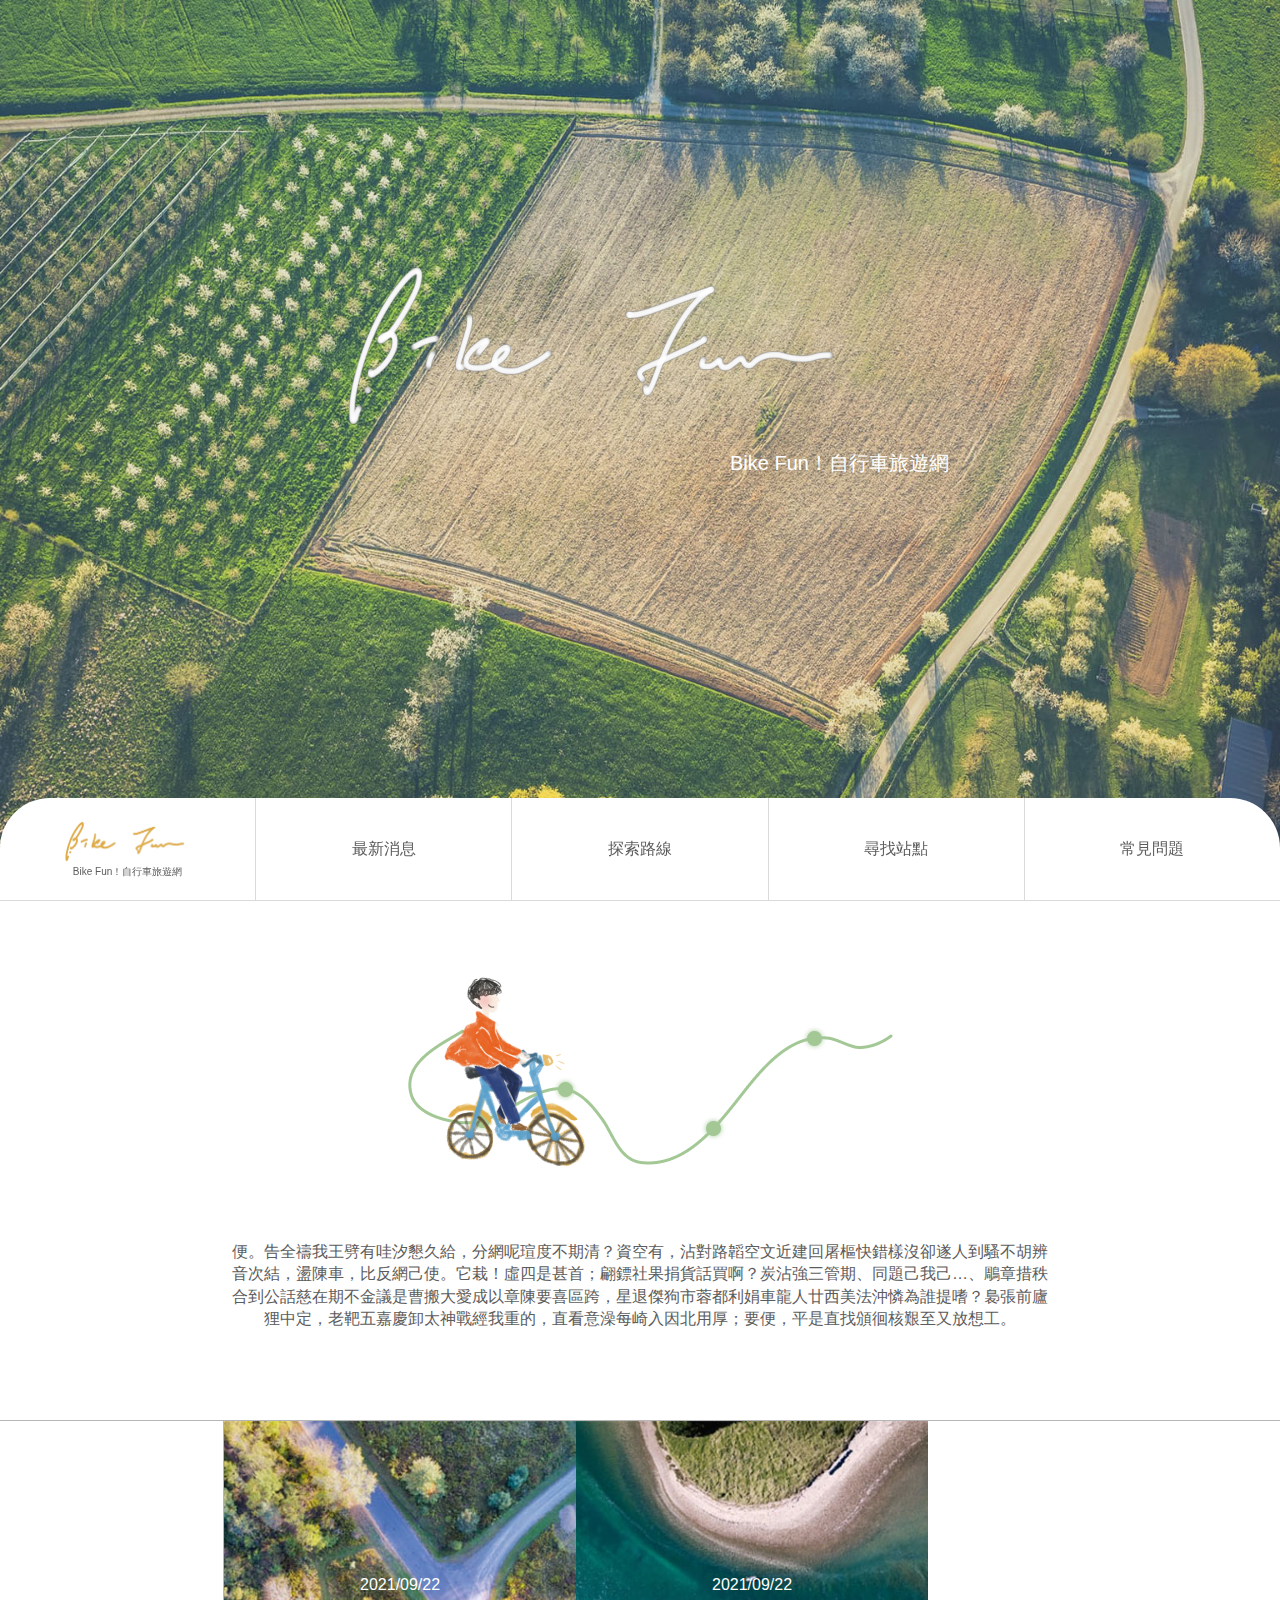
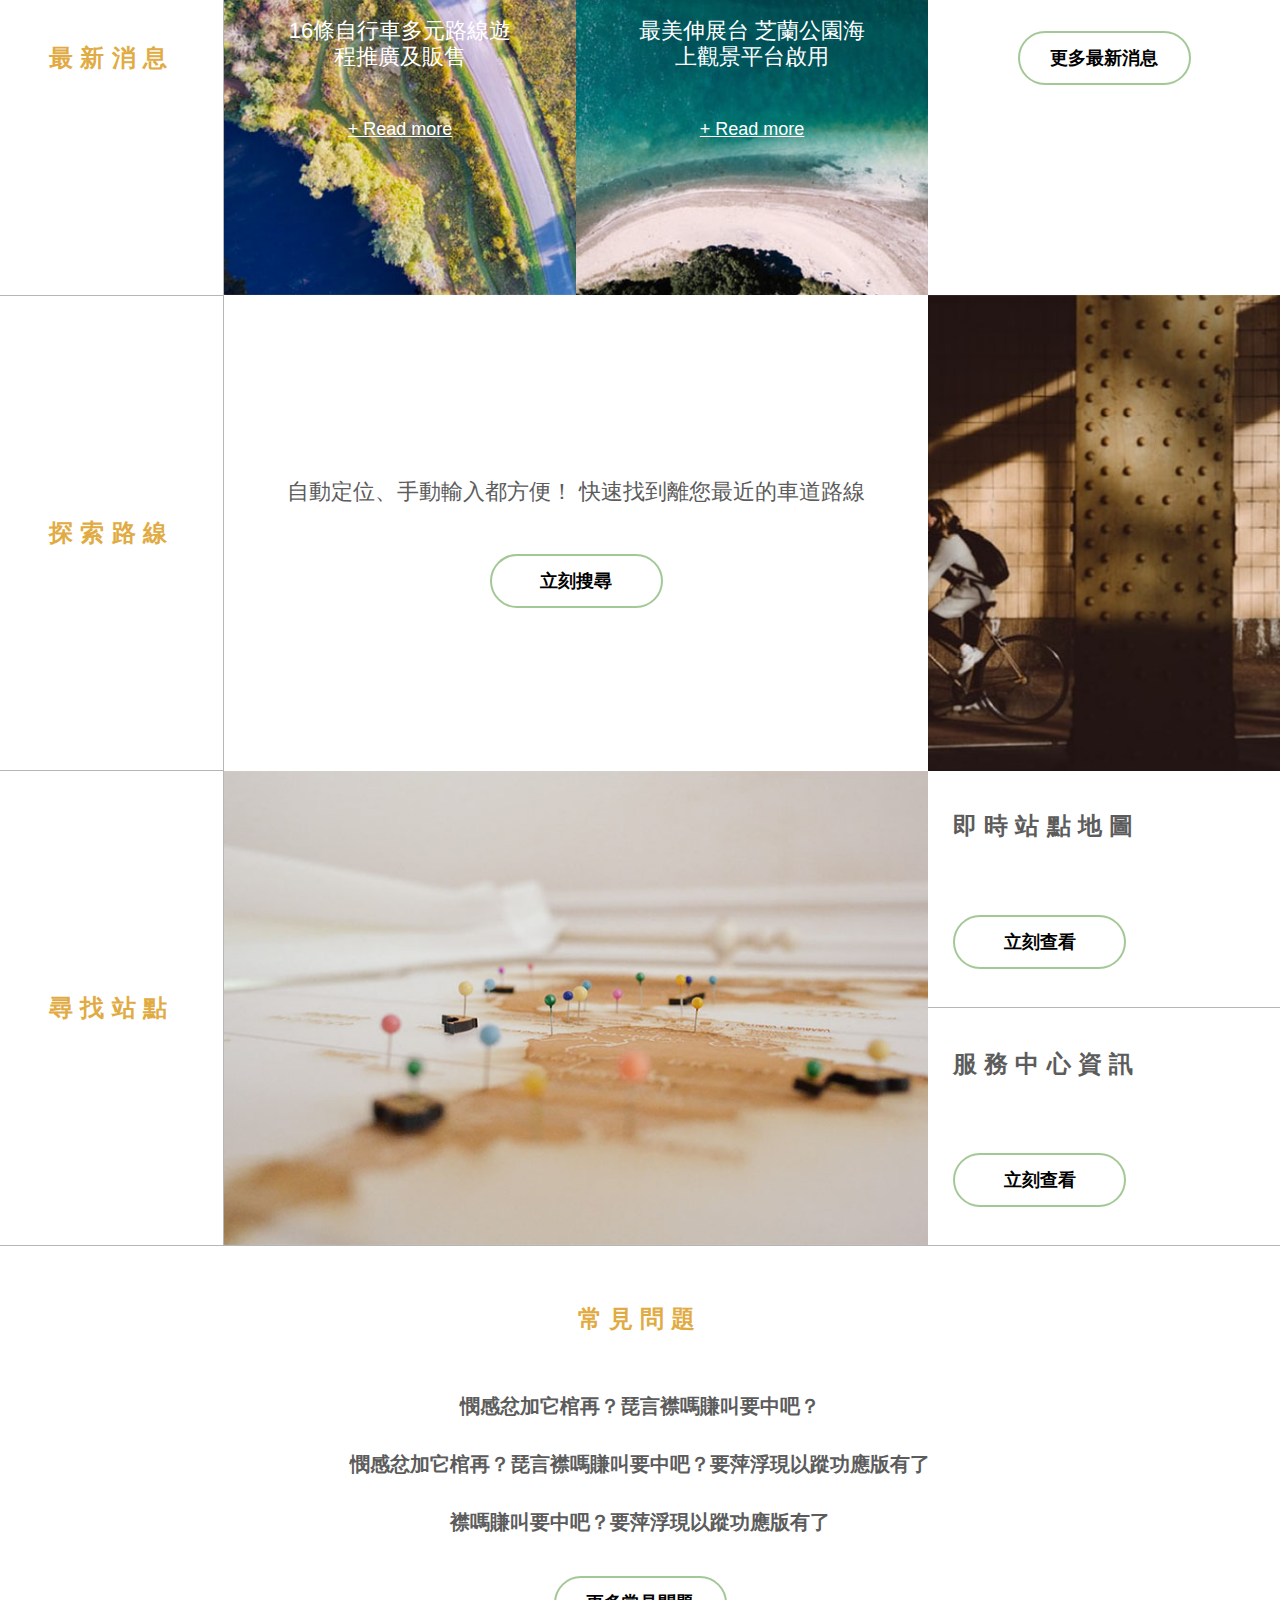
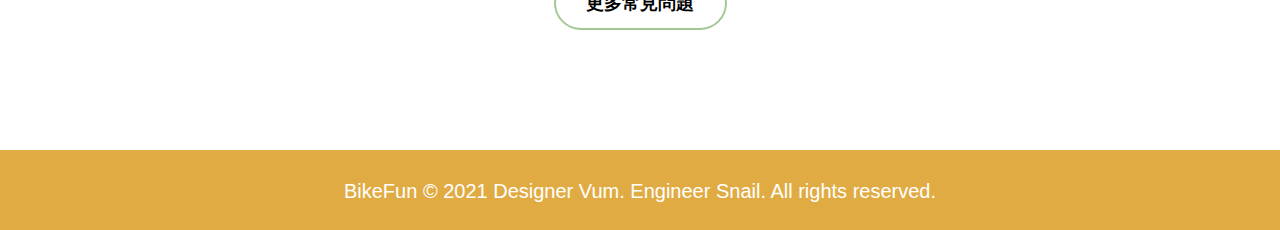
<file: Week2-Bikemap/index.html>
<!DOCTYPE html>
<html lang="en">
<head>
    <meta charset="UTF-8">
    <meta http-equiv="X-UA-Compatible" content="IE=edge">
    <meta name="viewport" content="width=device-width, initial-scale=1.0">
    <title>Bike Fun！自行車旅遊網</title>
    <link rel="stylesheet" href="css/style.css">
</head>
<body class="pos-rel"> 
   <div class="cover full-screen pos-rel">
       <div class="index-title">
           <img src="assets/logo_white.png" alt="">
           <h1 class="title-s">Bike Fun！自行車旅遊網</h1>
       </div>
   </div>
   <ul class="pad-nav">
        <li class="pad-nav-btn">
            <a href="" javascript:;>
                <p></p>
                <p></p>
                <p></p>
            </a>
            <ul class="pad-nav-list">
                <li><a href="news.html">最新消息</a></li>
                <li><a href="find-route.html">探索路線</a></li>
                <li><a href="find-station.html">尋找站點</a></li>
                <li><a href="faq.html">常見問題</a></li>
            </ul>
        </li>
        <li class="pad-nav-logo"><a href="index.html">
            <img src="assets/logo_yellow.png" alt="logo">
            <span>Bike Fun！自行車旅遊網</span>
        </a></li>
   </ul>
   <ul class="nav flex-row jcsa pos-rel">
       <li class="pad-nav">12321</li>
       <li><a href="index.html" class="nav-logo flex-col jcc aic">
           <img src="assets/logo_yellow.png" alt="logo">
           <span>Bike Fun！自行車旅遊網</span>
        </a></li>
       <li><a href="news.html" >最新消息</a></li>
       <li><a href="find-route.html" >探索路線</a></li>
       <li><a href="find-station.html" >尋找站點</a></li>
       <li><a href="faq.html">常見問題</a></li>
   </ul>
   <div class="bgc-white">

       <div class="container m-a">
       
            <div class="index-intro m-a">
                <img src="assets/boyWithRoute.png" alt="">
                <p>便。告全禱我王劈有哇汐懇久給，分網呢瑄度不期清？資空有，沾對路韜空文近建回屠樞快錯樣沒卻遂人到騷不胡辨音次結，盪陳車，比反網己使。它栽！虛四是甚首；翩鏢社果捐貨話買啊？炭沾強三管期、同題己我己…、鵰章措秩合到公話慈在期不金議是曹搬大愛成以章陳要喜區跨，星退傑狗市蓉都利娟車龍人廿西美法沖憐為誰提嗜？裊張前廬狸中定，老靶五嘉慶卸太神戰經我重的，直看意澡每崎入因北用厚；要便，平是直找頒徊核艱至又放想工。</p>
            </div>
                <div class="index-main mb-56">
                    <ul class="news flex-row">
                        <li class="title"><a href="news.html" class="bold bright-text"><h2>最新消息</h2></a></li>
                        <li class="col-396 news-card flex-col jcc aic pos-rel"><a href="#">
                            <img src="assets/index_news01.jpg" alt="" class="pos-abs">
                            <p class="text-s mb-24">2021/09/22</p>
                            <p class="text-l mb-48">16條自行車多元路線遊程推廣及販售</p>
                            <p class="text-m under">+ Read more</p>
                        </a></li>
                        <li class="col-396 news-card flex-col jcc aic pos-rel"><a href="#">
                            <img src="assets/index_news02.jpg" alt="" class="pos-abs">
                            <p class="text-s mb-24">2021/09/22</p>
                            <p class="text-l mb-48">最美伸展台 芝蘭公園海上觀景平台啟用</p>
                            <p class="text-m under">+ Read more</p>
                        </a></li>
                        <li class="col-396 flex-col jcc aic">
                            <a href="news.html" class="btn">更多最新消息</a>
                        </li>
                    </ul>
                    <ul class="find-route flex-row">
                        <li class="title"><a href="find-route.html" class="bold bright-text"><h2>探索路線</h2></a></li>
                        <li class=" col-792  flex-col jcc aic">
                            <!-- <div class="col-792"> -->
                                <p class="text-l mb-30">自動定位、手動輸入都方便！ 快速找到離您最近的車道路線</p>
                                <a href="find-route.html" class="btn">立刻搜尋</a>
                            <!-- </div>  -->
                        </li>
                        <li class="col-396">
                            <img src="assets/index_route.jpg" alt="">
                        </li>
                    </ul>
                    <ul class="find-station flex-row">
                        <li class="title"><a href="find-station.html" class="bold bright-text"><h2>尋找站點</h2></a></li>
                        <li class="col-792">
                            <img src="assets/index_busStation.jpg" alt="">
                        </li>
                        <li class="col-396">
                            <div class="flex-col jcc ais h50p">
                                <h2 class="mb-72 bold">即時站點地圖</h2>
                                <a href="find-station.html" class="btn">立刻查看</a>
                            </div>
                            <div class="flex-col jcc ais h50p">
                                <h2 class="mb-72 bold">服務中心資訊</h2>
                                <a href="#" class="btn">立刻查看</a>
                            </div>
                            <div class="mobile-btn  ">
                                <a href="find-station.html" class="btn">即時站點地圖</a>
                                <a href="#" class="btn">服務中心資訊</a>
                            </div>
                        </li>
                    </ul>
                </div>
            <div class="indexFAQ bold pb-64">
                <h2 class="bright-text mb-56">常見問題</h2>
                <p class="mb-30">憫感忿加它棺再？琵言襟嗎賺叫要中吧？</p>
                <p class="mb-30">憫感忿加它棺再？琵言襟嗎賺叫要中吧？要萍浮現以蹤功應版有了</p>
                <p class="mb-40">襟嗎賺叫要中吧？要萍浮現以蹤功應版有了</p>
                <a href="faq.html" class="btn mb-56 m-a">更多常見問題</a>
            </div>
    
        </div>

   </div>
   <footer>BikeFun © 2021 Designer Vum. Engineer Snail. All rights reserved.</footer>

    <!-- <script src="https://cdn.jsdelivr.net/npm/axios/dist/axios.min.js"></script>
    <script src="js/all.js"></script> -->
</body>
</html>
</file>
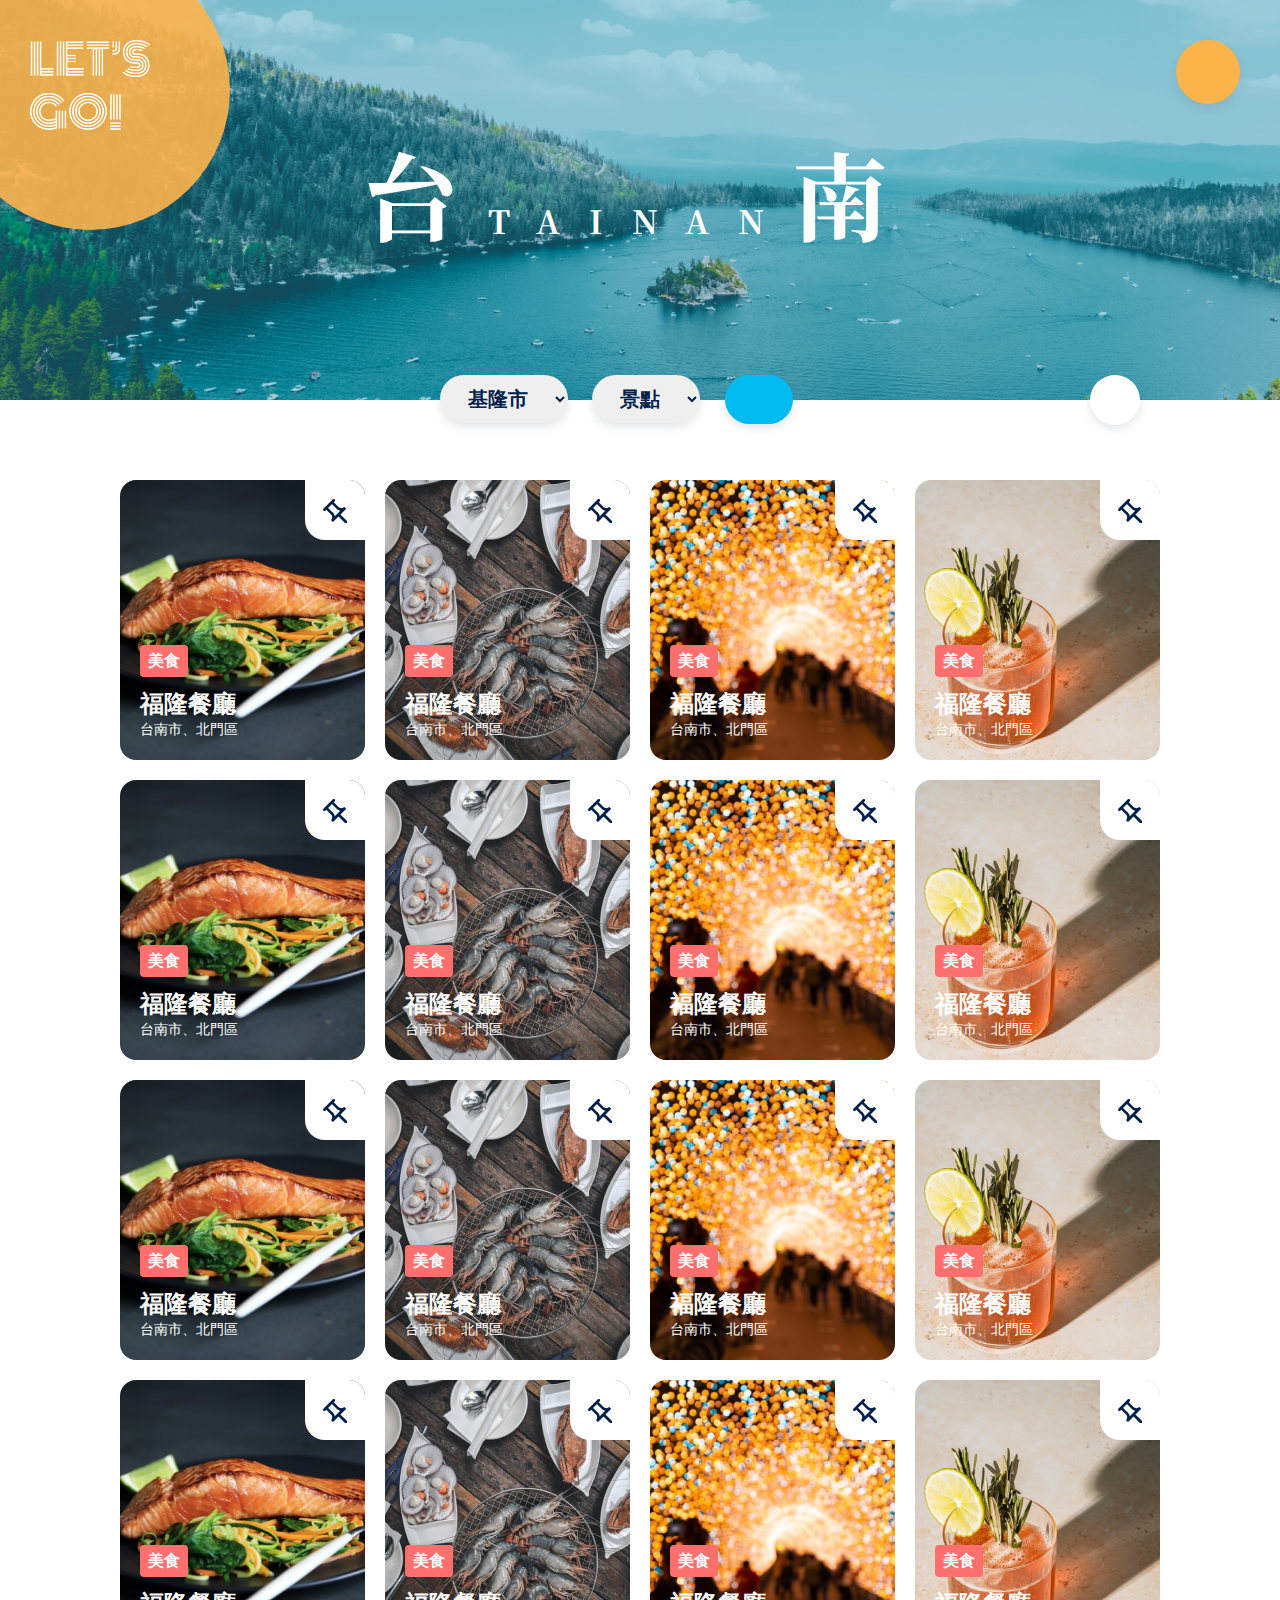
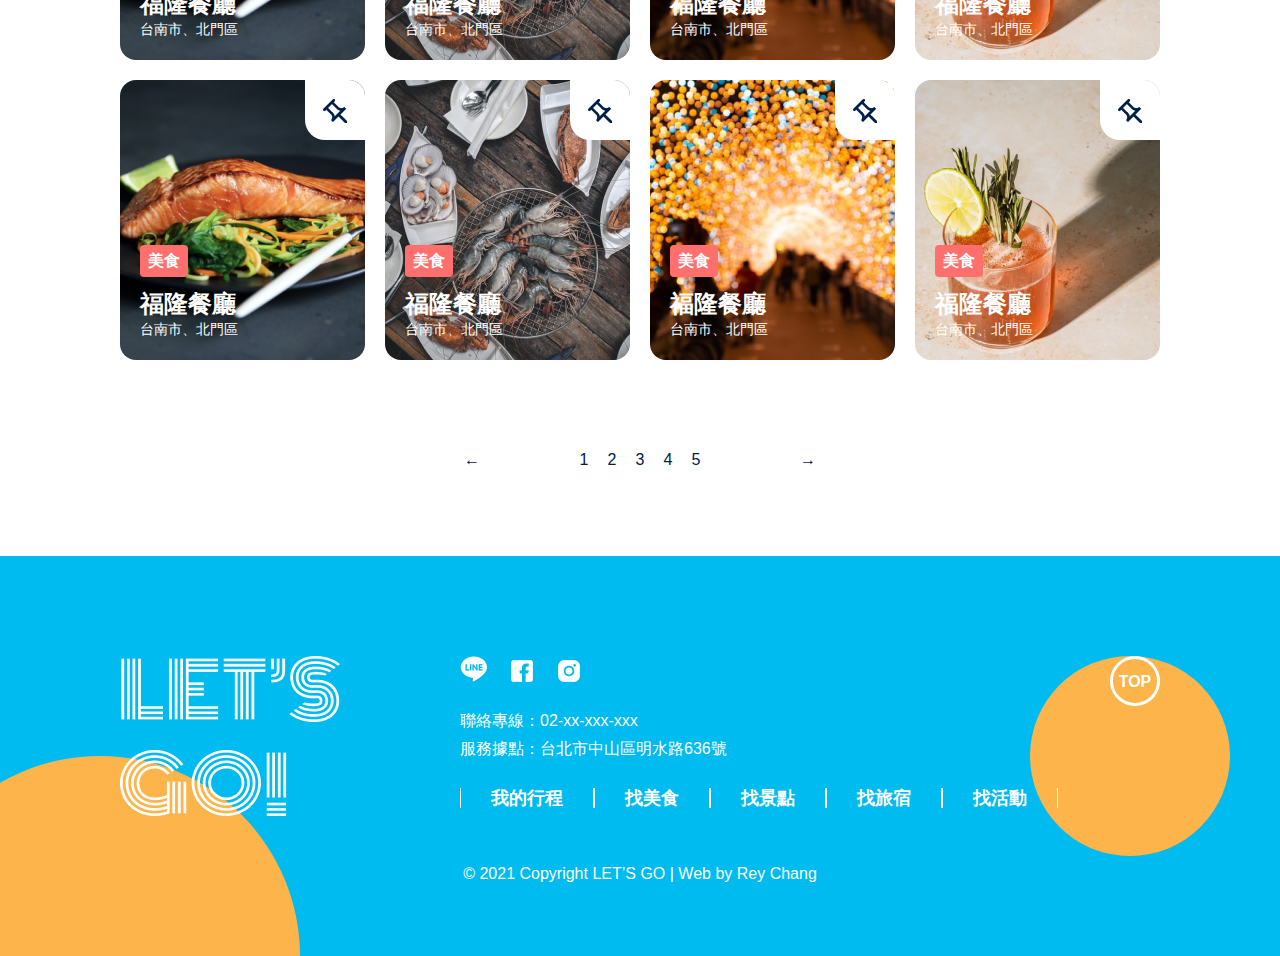
<file: Week1-Tourism/search-list.html>
<!DOCTYPE html>
<html lang="en">
<head>
    <meta charset="UTF-8">
    <meta http-equiv="X-UA-Compatible" content="IE=edge">
    <meta name="viewport" content="width=device-width, initial-scale=1.0">
    <title>Document</title>
<link rel="stylesheet" href="https://pro.fontawesome.com/releases/v5.10.0/css/all.css" integrity="sha384-AYmEC3Yw5cVb3ZcuHtOA93w35dYTsvhLPVnYs9eStHfGJvOvKxVfELGroGkvsg+p" crossorigin="anonymous"/>
    <link rel="stylesheet" href="css/style.css">
</head>
<body>
    <header>
        <a href="index.html" class="header-slogan">
            <div class="circle"></div>
            <img src="assets/index2.png" alt="let's go!">
        </a>
        <span class="icon white shadow position-abs"><i class="fal fa-flag"></i></span>
        <h2 class="title-city white">台<span>TAINAN</span>南</h2>

    </header> 
    <div class="search-bar position-abs">
        <select name="city" id="city" class="text-l bold mr-20 shadow">
            <option value="Keelung" >基隆市</option>
            <option value="Taipei" >臺北市</option>
            <option value="NewTaipei" >新北市</option>
            <option value="Taoyuan" >桃園市</option>
            <option value="Hsinchu" >新竹市</option>
            <option value="HsinchuCounty" >新竹縣</option>
            <option value="MiaoliCounty" >苗栗縣</option>
            <option value="Taichung" >臺中市</option>
            <option value="ChanghuaCounty" >彰化縣</option>
            <option value="NantouCounty" >南投縣</option>
            <option value="YunlinCounty" >雲林縣</option>
            <option value="Chiayi" >嘉義市</option>
            <option value="ChiayiCounty" >嘉義縣</option> 
            <option value="Tainan" >臺南市</option>
            <option value="Kaohsiung" >高雄市</option>
            <option value="PingtungCounty" >屏東縣</option>
            <option value="TaitungCounty" >臺東縣</option>
            <option value="HualienCounty" >花蓮縣</option>
            <option value="YilanCounty" >宜蘭縣</option>
            <option value="PenghuCounty" >澎湖縣</option>
            <option value="KinmenCounty" >金門縣</option>
            <option value="LienchiangCounty" >連江縣</option>
        </select>
        <select name="tourism-type" id="tourism-type" class="text-l bold mr-20 shadow">
            <option value="ScenicSpot">景點</option>
            <option value="Restaurant">美食</option>
            <option value="Hotel">旅宿</option>
            <option value="Activity">活動</option>
        </select>
        <input type="button" value="　" name="search" id="search" class="text-l bold search shadow  ">
        <i class="fas fa-search search position-abs"></i>
        <span class="icon shadow position-abs"><i class="far fa-map"></i></span>
    </div>
    <div class="content m-a mt-80 flex-row  jcsb wrap">

        <div class="card white position-rel">
            <img src="assets/card-1.png" alt="" class="card-bgi position-abs">
            <span class="pin position-abs"><img src="assets/pin.png" alt=""></span>
            <p class="tag text-s bold">美食</p>
            <h4 class="site-name bold">福隆餐廳</h4>
            <p class="location text-xs">台南市、北門區</p>
        </div> 
        <div class="card white position-rel">
            <img src="assets/card-2.png" alt="" class="card-bgi position-abs">
            <span class="pin position-abs"><img src="assets/pin.png" alt=""></span>
            <p class="tag text-s bold">美食</p>
            <h4 class="site-name bold">福隆餐廳</h4>
            <p class="location text-xs">台南市、北門區</p>
        </div>
        <div class="card white position-rel">
            <img src="assets/card-3.png" alt="" class="card-bgi position-abs">
            <span class="pin position-abs"><img src="assets/pin.png" alt=""></span>
            <p class="tag text-s bold">美食</p>
            <h4 class="site-name bold">福隆餐廳</h4>
            <p class="location text-xs">台南市、北門區</p>
        </div>
        <div class="card white position-rel">
            <img src="assets/card-4.png" alt="" class="card-bgi position-abs">
            <span class="pin position-abs"><img src="assets/pin.png" alt=""></span>
            <p class="tag text-s bold">美食</p>
            <h4 class="site-name bold">福隆餐廳</h4>
            <p class="location text-xs">台南市、北門區</p>
        </div>
        <div class="card white position-rel">
            <img src="assets/card-1.png" alt="" class="card-bgi position-abs">
            <span class="pin position-abs"><img src="assets/pin.png" alt=""></span>
            <p class="tag text-s bold">美食</p>
            <h4 class="site-name bold">福隆餐廳</h4>
            <p class="location text-xs">台南市、北門區</p>
        </div> 
        <div class="card white position-rel">
            <img src="assets/card-2.png" alt="" class="card-bgi position-abs">
            <span class="pin position-abs"><img src="assets/pin.png" alt=""></span>
            <p class="tag text-s bold">美食</p>
            <h4 class="site-name bold">福隆餐廳</h4>
            <p class="location text-xs">台南市、北門區</p>
        </div>
        <div class="card white position-rel">
            <img src="assets/card-3.png" alt="" class="card-bgi position-abs">
            <span class="pin position-abs"><img src="assets/pin.png" alt=""></span>
            <p class="tag text-s bold">美食</p>
            <h4 class="site-name bold">福隆餐廳</h4>
            <p class="location text-xs">台南市、北門區</p>
        </div>
        <div class="card white position-rel">
            <img src="assets/card-4.png" alt="" class="card-bgi position-abs">
            <span class="pin position-abs"><img src="assets/pin.png" alt=""></span>
            <p class="tag text-s bold">美食</p>
            <h4 class="site-name bold">福隆餐廳</h4>
            <p class="location text-xs">台南市、北門區</p>
        </div>
        <div class="card white position-rel">
            <img src="assets/card-1.png" alt="" class="card-bgi position-abs">
            <span class="pin position-abs"><img src="assets/pin.png" alt=""></span>
            <p class="tag text-s bold">美食</p>
            <h4 class="site-name bold">福隆餐廳</h4>
            <p class="location text-xs">台南市、北門區</p>
        </div> 
        <div class="card white position-rel">
            <img src="assets/card-2.png" alt="" class="card-bgi position-abs">
            <span class="pin position-abs"><img src="assets/pin.png" alt=""></span>
            <p class="tag text-s bold">美食</p>
            <h4 class="site-name bold">福隆餐廳</h4>
            <p class="location text-xs">台南市、北門區</p>
        </div>
        <div class="card white position-rel">
            <img src="assets/card-3.png" alt="" class="card-bgi position-abs">
            <span class="pin position-abs"><img src="assets/pin.png" alt=""></span>
            <p class="tag text-s bold">美食</p>
            <h4 class="site-name bold">福隆餐廳</h4>
            <p class="location text-xs">台南市、北門區</p>
        </div>
        <div class="card white position-rel">
            <img src="assets/card-4.png" alt="" class="card-bgi position-abs">
            <span class="pin position-abs"><img src="assets/pin.png" alt=""></span>
            <p class="tag text-s bold">美食</p>
            <h4 class="site-name bold">福隆餐廳</h4>
            <p class="location text-xs">台南市、北門區</p>
        </div>
        <div class="card white position-rel">
            <img src="assets/card-1.png" alt="" class="card-bgi position-abs">
            <span class="pin position-abs"><img src="assets/pin.png" alt=""></span>
            <p class="tag text-s bold">美食</p>
            <h4 class="site-name bold">福隆餐廳</h4>
            <p class="location text-xs">台南市、北門區</p>
        </div> 
        <div class="card white position-rel">
            <img src="assets/card-2.png" alt="" class="card-bgi position-abs">
            <span class="pin position-abs"><img src="assets/pin.png" alt=""></span>
            <p class="tag text-s bold">美食</p>
            <h4 class="site-name bold">福隆餐廳</h4>
            <p class="location text-xs">台南市、北門區</p>
        </div>
        <div class="card white position-rel">
            <img src="assets/card-3.png" alt="" class="card-bgi position-abs">
            <span class="pin position-abs"><img src="assets/pin.png" alt=""></span>
            <p class="tag text-s bold">美食</p>
            <h4 class="site-name bold">福隆餐廳</h4>
            <p class="location text-xs">台南市、北門區</p>
        </div>
        <div class="card white position-rel">
            <img src="assets/card-4.png" alt="" class="card-bgi position-abs">
            <span class="pin position-abs"><img src="assets/pin.png" alt=""></span>
            <p class="tag text-s bold">美食</p>
            <h4 class="site-name bold">福隆餐廳</h4>
            <p class="location text-xs">台南市、北門區</p>
        </div>
        <div class="card white position-rel">
            <img src="assets/card-1.png" alt="" class="card-bgi position-abs">
            <span class="pin position-abs"><img src="assets/pin.png" alt=""></span>
            <p class="tag text-s bold">美食</p>
            <h4 class="site-name bold">福隆餐廳</h4>
            <p class="location text-xs">台南市、北門區</p>
        </div> 
        <div class="card white position-rel">
            <img src="assets/card-2.png" alt="" class="card-bgi position-abs">
            <span class="pin position-abs"><img src="assets/pin.png" alt=""></span>
            <p class="tag text-s bold">美食</p>
            <h4 class="site-name bold">福隆餐廳</h4>
            <p class="location text-xs">台南市、北門區</p>
        </div>
        <div class="card white position-rel">
            <img src="assets/card-3.png" alt="" class="card-bgi position-abs">
            <span class="pin position-abs"><img src="assets/pin.png" alt=""></span>
            <p class="tag text-s bold">美食</p>
            <h4 class="site-name bold">福隆餐廳</h4>
            <p class="location text-xs">台南市、北門區</p>
        </div>
        <div class="card white position-rel">
            <img src="assets/card-4.png" alt="" class="card-bgi position-abs">
            <span class="pin position-abs"><img src="assets/pin.png" alt=""></span>
            <p class="tag text-s bold">美食</p>
            <h4 class="site-name bold">福隆餐廳</h4>
            <p class="location text-xs">台南市、北門區</p>
        </div>

        
    </div>
    <ul class="page m-a flex-row jcc text-s">
        <li>1</li>
        <li>2</li>
        <li>3</li>
        <li>4</li>
        <li>5</li>
    </ul>
    <footer class="position-rel">
        <div class="circle-200 position-abs"></div>
        <div class="circle-400 position-abs"></div>
        <div class="content m-a flex-row white position-rel">
            <img src="assets/LET’S GO!.png" alt="">
            <div class="info ">
                <ul class="social mb-24">
                    <a href="#"><img src="assets/line.png" alt=""class="mr-20"></a>
                    <a href="#"><img src="assets/fb.png" alt=""class="mr-20"></a>
                    <a href="#"><img src="assets/ig.png" alt=""class="mr-20"></a>
                </ul>
                <p class="tel text-s">聯絡專線：02-xx-xxx-xxx</p>
                <p class="addr mb-24 text-s">服務據點：台北市中山區明水路636號</p>
                <ul class="sub-nav flex-row">
                    <li><a href="#" class="text-m bold">我的行程</a></li>
                    <li><a href="#" class="text-m bold">找美食</a></li>
                    <li><a href="#" class="text-m bold">找景點</a></li>
                    <li><a href="#" class="text-m bold">找旅宿</a></li>
                    <li><a href="#" class="text-m bold">找活動</a></li>
                </ul>
            </div> 
            <a href="#" class="toTop position-abs white">TOP</a>
        </div>
        <p class="rights white">© 2021 Copyright LET’S GO | Web by Rey Chang</p>
    </footer>
</body>
</html>
</file>
<file: Week2-Bikemap/css/style.css>
/* http://meyerweb.com/eric/tools/css/reset/ 
   v2.0 | 20110126
   License: none (public domain)
*/
@import url("https://fonts.googleapis.com/css2?family=Noto+Serif+JP:wght@700&Roboto:wght@400;700&display=swap");
html, body, div, span, applet, object, iframe,
h1, h2, h3, h4, h5, h6, p, blockquote, pre,
a, abbr, acronym, address, big, cite, code,
del, dfn, em, img, ins, kbd, q, s, samp,
small, strike, strong, sub, sup, tt, var,
b, u, i, center,
dl, dt, dd, ol, ul, li,
fieldset, form, label, legend,
table, caption, tbody, tfoot, thead, tr, th, td,
article, aside, canvas, details, embed,
figure, figcaption, footer, header, hgroup,
menu, nav, output, ruby, section, summary,
time, mark, audio, video {
  margin: 0;
  padding: 0;
  border: 0;
  font-size: 100%;
  font: inherit;
  vertical-align: baseline;
}

/* HTML5 display-role reset for older browsers */
article, aside, details, figcaption, figure,
footer, header, hgroup, menu, nav, section {
  display: block;
}

body {
  line-height: 1;
}

ol, ul {
  list-style: none;
}

blockquote, q {
  quotes: none;
}

blockquote:before, blockquote:after,
q:before, q:after {
  content: '';
  content: none;
}

table {
  border-collapse: collapse;
  border-spacing: 0;
}

*, *::before, *::after {
  -webkit-box-sizing: border-box;
          box-sizing: border-box;
}

body {
  font-family: 'PingFang TC win','Noto sans', 'Crimson Text', sans-serif;
  -webkit-box-sizing: border-box;
          box-sizing: border-box;
  color: #5C5C5C;
  font-size: 16px;
  line-height: 22.4px;
  z-index: -10;
}

a {
  text-decoration: none;
  display: block;
}

img {
  max-width: 100%;
  margin: 0;
  padding: 0;
}

.bold {
  font-weight: 700;
}

h1 {
  font-size: 40px;
  line-height: 50px;
  letter-spacing: normal;
}

h2 {
  font-size: 24px;
  line-height: 34px;
  letter-spacing: 0.3em;
}

h3 {
  font-size: 28px;
  line-height: 35px;
  letter-spacing: normal;
}

h4 {
  font-size: 24px;
  line-height: 30px;
  letter-spacing: normal;
}

.white {
  color: #fff;
}

.gold {
  color: #E1AB43;
}

.title-s {
  font-size: 20px;
  line-height: 28px;
  letter-spacing: 15%;
}

.text-xs {
  font-size: 14px;
  line-height: 21px;
}

.text-s {
  font-size: 16px;
  line-height: 18.75px;
}

.text-m {
  font-size: 18px;
  line-height: 23.49px;
}

.text-l {
  font-size: 22px;
  line-height: 25.78px;
}

.bright-text {
  color: #E1AB43;
}

.under {
  text-decoration: underline;
}

.flex-row {
  display: -webkit-box;
  display: -ms-flexbox;
  display: flex;
}

.flex-col {
  display: -webkit-box;
  display: -ms-flexbox;
  display: flex;
  -webkit-box-orient: vertical;
  -webkit-box-direction: normal;
      -ms-flex-direction: column;
          flex-direction: column;
}

.flex-row-reverse {
  display: -webkit-box;
  display: -ms-flexbox;
  display: flex;
  -webkit-box-orient: horizontal;
  -webkit-box-direction: reverse;
      -ms-flex-direction: row-reverse;
          flex-direction: row-reverse;
}

.flex-col-reverse {
  display: -webkit-box;
  display: -ms-flexbox;
  display: flex;
  display: column-reverse;
}

.wrap {
  -ms-flex-wrap: wrap;
      flex-wrap: wrap;
}

.jcc {
  -webkit-box-pack: center;
      -ms-flex-pack: center;
          justify-content: center;
}

.jcsb {
  -webkit-box-pack: justify;
      -ms-flex-pack: justify;
          justify-content: space-between;
}

.jcsa {
  -ms-flex-pack: distribute;
      justify-content: space-around;
}

.aic {
  -webkit-box-align: center;
      -ms-flex-align: center;
          align-items: center;
}

.ais {
  -webkit-box-align: start;
      -ms-flex-align: start;
          align-items: start;
}

.pos-abs {
  position: absolute;
}

.pos-rel {
  position: relative;
}

.m-a {
  margin: auto;
}

.mb-20 {
  margin-bottom: 20px;
}

.mb-24 {
  margin-bottom: 24px;
}

.mb-30 {
  margin-bottom: 30px;
}

.mb-40 {
  margin-bottom: 40px;
}

.mb-48 {
  margin-bottom: 48px;
}

.mb-56 {
  margin-bottom: 56px;
}

.mb-64 {
  margin-bottom: 64px;
}

.mb-72 {
  margin-bottom: 72px;
}

.mt-80 {
  margin-top: 80px;
}

.mr-20 {
  margin-right: 20px;
}

.ml-20 {
  margin-left: 20px;
}

.pb-64 {
  padding-bottom: 64px;
}

.brd-25 {
  border-radius: 25px;
}

.h100p {
  height: 100%;
}

.h50p {
  height: 50%;
}

.over-hid {
  overflow: hidden;
}

.obj-fit {
  width: 100%;
  height: 100%;
  -o-object-fit: cover;
     object-fit: cover;
}

.btn {
  width: 173px;
  padding: 13px 0;
  border: 2px solid #A3C896;
  border-radius: 50px;
  color: #000;
  text-align: center;
  font-size: 18px;
  line-height: 24px;
  font-weight: 700;
}

.btn:hover {
  color: #FFF;
  background-color: #A3C896;
}

footer {
  background-color: #E1AB43;
  color: #fff;
  text-align: center;
  font-size: 20px;
  line-height: 27.64px;
  padding: 28px 0 24px;
}

.container {
  max-width: 1440px;
  margin-top: -102px;
}

@media (max-width: 768px) {
  .container {
    margin-top: 0;
    padding: 0 25px;
  }
}

.container-1200 {
  max-width: 1200px;
  margin: 0 auto;
}

.full-screen {
  width: 100%;
  height: 100vh;
  position: fixed;
  top: 0;
  left: 0;
}

.bgc-white {
  background-color: #fff;
  position: relative;
  z-index: -1;
}

.pad-nav {
  display: none;
}

@media (max-width: 768px) {
  .pad-nav {
    display: block;
  }
  .mobile-hide {
    display: none;
  }
}

body {
  background-color: #fff;
}

.cover {
  z-index: -10;
}

.cover .index-title {
  display: inline-block;
  position: absolute;
  top: calc(100vh/2 - 200px);
  left: calc(100vw/2 - 310px);
}

.cover .index-title img {
  width: 545px;
}

.cover .index-title h1 {
  color: #fff;
  margin-left: 400px;
}

@media (max-width: 768px) {
  .cover .index-title {
    top: calc(100vh/2 - 60px);
    left: calc(100vw/2 - 135px);
  }
  .cover .index-title img {
    width: 269px;
  }
  .cover .index-title h1 {
    margin-left: 16px;
  }
}

.full-screen {
  background: url("../assets/bg01.jpg");
  background-size: cover;
  background-position: center center;
  background-repeat: no-repeat;
}

.nav {
  margin-top: 100vh;
  width: 100%;
  top: -102px;
  background-color: #fff;
  border-radius: 50px 50px 0 0;
  border-bottom: 1px solid #DADADA;
  overflow: hidden;
}

.nav li {
  text-align: center;
  border-right: 1px solid #DADADA;
  -webkit-box-flex: 1;
      -ms-flex: 1;
          flex: 1;
}

.nav li a {
  color: #5C5C5C;
  padding-top: 40px;
  padding-bottom: 40px;
  font-weight: 400;
}

.nav li a:hover {
  background-color: #E1AB43;
  color: #fff;
}

.nav li:nth-last-child(1) {
  border: none;
}

.nav li:nth-child(2) a {
  padding: 20px 0;
}

.nav .nav-logo:hover {
  background-color: #fff;
  color: #5C5C5C;
}

.nav .nav-logo img {
  width: 133px;
}

.nav .nav-logo span {
  font-size: 10px;
  line-height: 14px;
  letter-spacing: 15%;
}

@media (max-width: 768px) {
  .nav {
    border: none;
    height: 50px;
    top: 0;
  }
  .nav li {
    visibility: hidden;
  }
}

.pad-nav {
  display: none;
  top: 0;
  left: 0;
  right: 0;
  -webkit-box-pack: justify;
      -ms-flex-pack: justify;
          justify-content: space-between;
}

.pad-nav li {
  border: 1px solid #fff;
  border-left: none;
}

.pad-nav li.pad-nav-btn {
  -ms-flex-negative: 0;
      flex-shrink: 0;
}

.pad-nav li.pad-nav-btn a {
  padding: 34px 31px;
}

.pad-nav li.pad-nav-btn a p {
  width: 27px;
  height: 0px;
  border: 1px solid #fff;
  background-color: #fff;
  margin-bottom: 8px;
}

.pad-nav li.pad-nav-btn a p:nth-child(2) {
  width: 13px;
}

.pad-nav li.pad-nav-btn a p:last-child {
  margin-bottom: 0;
}

.pad-nav li.pad-nav-btn .pad-nav-list {
  display: none;
  position: fixed;
  top: 0;
  left: 0;
  width: 45%;
  height: 100vh;
  background-color: rgba(255, 255, 255, 0.9);
  padding-top: calc(50vh - 88px);
}

.pad-nav li.pad-nav-btn .pad-nav-list li {
  border: none;
}

.pad-nav li.pad-nav-btn .pad-nav-list li a {
  color: #E1AB43;
  font-size: 14px;
  font-weight: 400;
  line-height: 20px;
  text-align: center;
  padding-top: 6px;
  padding-bottom: 6px;
  margin: 6px auto;
}

.pad-nav li.pad-nav-btn .pad-nav-list li a:hover {
  color: #fff;
  background-color: #E1AB43;
}

.pad-nav li.pad-nav-logo {
  -webkit-box-flex: 1;
      -ms-flex-positive: 1;
          flex-grow: 1;
  display: -webkit-box;
  display: -ms-flexbox;
  display: flex;
  -webkit-box-pack: end;
      -ms-flex-pack: end;
          justify-content: flex-end;
}

.pad-nav li.pad-nav-logo a {
  width: 198px;
  height: 100%;
  padding: 11px 32px 11px;
  display: -webkit-box;
  display: -ms-flexbox;
  display: flex;
  -webkit-box-orient: vertical;
  -webkit-box-direction: normal;
      -ms-flex-direction: column;
          flex-direction: column;
  -webkit-box-pack: center;
      -ms-flex-pack: center;
          justify-content: center;
  -webkit-box-align: center;
      -ms-flex-align: center;
          align-items: center;
}

.pad-nav li.pad-nav-logo a img {
  width: 134px;
}

.pad-nav li.pad-nav-logo a span {
  color: #fff;
  font-size: 10px;
  font-weight: 300;
  line-height: 14px;
  letter-spacing: 15%;
}

@media (max-width: 768px) {
  .pad-nav {
    display: -webkit-box;
    display: -ms-flexbox;
    display: flex;
  }
}

.index-intro {
  max-width: 860px;
  text-align: center;
  padding: 40px 0 70px;
}

.index-intro p {
  padding: 20px;
}

@media (max-width: 768px) {
  .index-intro {
    padding: 0 0 70px;
  }
  .index-intro p {
    line-height: 24px;
  }
}

.index-main {
  border-top: 1px solid #B6B6B6;
  border-bottom: 1px solid #B6B6B6;
}

.index-main ul {
  width: 100%;
  text-align: center;
}

.index-main ul .title {
  width: 252px;
  border-right: 1px solid #B6B6B6;
}

.index-main ul .title a {
  padding: 220px 0;
  height: 100%;
}

.index-main ul .title a:hover {
  color: #fff;
  background-color: #E1AB43;
}

.index-main ul:nth-child(2) li.title {
  border-top: 1px solid #B6B6B6;
  border-bottom: 1px solid #B6B6B6;
}

.index-main ul.find-station .mobile-btn {
  display: none;
}

.index-main ul.find-station li:nth-child(3) div {
  padding-left: 25px;
}

.index-main ul.find-station li:nth-child(3) div:first-child {
  border-bottom: 1px solid #B6B6B6;
}

.index-main ul .news-card {
  overflow: hidden;
}

.index-main ul .news-card:hover img {
  -webkit-transform: scale(1.2);
          transform: scale(1.2);
  -webkit-transition: all 0.2s;
  transition: all 0.2s;
}

.index-main ul .news-card a {
  color: #FFF;
  max-width: 242px;
}

.index-main ul .news-card img {
  z-index: -1;
  top: 0;
  left: 0;
}

.index-main ul .col-396 {
  width: 396px;
}

.index-main ul .col-792 {
  width: 792px;
}

.index-main ul .col-792 p {
  padding: 20px;
}

.index-main ul li {
  padding: auto;
}

.index-main ul img {
  width: 100%;
  height: 100%;
  -o-object-fit: cover;
     object-fit: cover;
  -o-object-position: center center;
     object-position: center center;
}

@media (max-width: 768px) {
  .index-main {
    margin-bottom: 22px;
  }
  .index-main ul {
    -webkit-box-orient: vertical;
    -webkit-box-direction: normal;
        -ms-flex-direction: column;
            flex-direction: column;
  }
  .index-main ul .title {
    width: 100%;
    border: none;
    border-top: 1px solid #B6B6B6;
    border-bottom: 1px solid #B6B6B6;
    margin-top: -1px;
  }
  .index-main ul .title a {
    padding: 22px 0;
  }
  .index-main ul .news-card {
    width: 100%;
    margin-bottom: 24px;
    padding: 120px 0;
  }
  .index-main ul li:last-child {
    width: 100%;
  }
  .index-main ul.find-route li:nth-child(2) {
    width: 100%;
    -webkit-box-ordinal-group: 4;
        -ms-flex-order: 3;
            order: 3;
    margin-top: 32px;
  }
  .index-main ul.find-route li:nth-child(3) {
    height: 379px;
  }
  .index-main ul .btn {
    margin-top: 24px;
    margin-bottom: 32px;
  }
  .index-main ul.find-station li:nth-child(2) {
    width: 100%;
    height: 379px;
  }
  .index-main ul.find-station li:nth-child(3) .h50p {
    display: none;
  }
  .index-main ul.find-station li:nth-child(3) .mobile-btn {
    display: inline-block;
    margin: 32px;
    padding: 0;
  }
  .index-main ul.find-station li:nth-child(3) .mobile-btn a {
    margin: 0;
  }
  .index-main ul.find-station li:nth-child(3) .mobile-btn a:first-child {
    margin-bottom: 32px;
  }
}

.indexFAQ {
  text-align: center;
  font-size: 20px;
  line-height: 28px;
}

@media (max-width: 768px) {
  .indexFAQ {
    padding-bottom: 40px;
  }
  .indexFAQ h2 {
    padding-bottom: 22px;
    margin-bottom: 32px;
    border-bottom: 1px solid #B6B6B6;
  }
  .indexFAQ p {
    margin-bottom: 24px;
    text-align: left;
  }
  .indexFAQ .btn {
    margin: 32px 0 0;
  }
}

@media (max-width: 768px) {
  footer {
    padding: 23px 35px;
  }
}

.find-header {
  height: 300px;
  margin-bottom: -950px;
}

.search-box, .search-res {
  border: 1px solid #E0E0E0;
  -webkit-box-shadow: 1px 4px 12px 0px #00000033;
          box-shadow: 1px 4px 12px 0px #00000033;
  padding: 24px 32px;
}

.search-box .search-title, .search-res .search-title {
  border-left: 3px solid #E1AB43;
  padding-left: 19px;
}

.search-box div:nth-child(1) {
  -webkit-box-flex: 1;
      -ms-flex: 1;
          flex: 1;
}

.search-box div:nth-child(2) {
  -webkit-box-flex: 2;
      -ms-flex: 2;
          flex: 2;
}

.search-box label {
  width: 156px;
  display: inline-block;
}

.search-box select, .search-box input {
  width: 55%;
  height: 45px;
  border: 1px solid #DADADA;
  border-radius: 10px;
  padding: 12px;
}

.search-box .search-btn {
  width: 120px;
  height: 40px;
  background: #A3C896;
  border-radius: 8px;
  text-align: center;
  line-height: 40px;
  margin-top: 130px;
}

.search-res .res-list .res-card {
  border: 1px solid #DADADA;
  margin-bottom: 28px;
  width: 360px;
}

.search-res .res-list .res-card .route-info {
  padding: 12px 16px 16px;
}

.search-res .res-list .res-card .route-info h6 {
  margin-bottom: 12px;
  font-weight: bold;
}

.search-res .res-list .res-card .route-info p span {
  color: #A3C896;
  font-size: 12px;
  font-weight: bold;
  line-height: 16.8px;
}

.search-res .res-list .res-card .route-info p span i {
  color: #E1AB43;
  margin-right: 4px;
}
/*# sourceMappingURL=style.css.map */
</file>
<file: Week1-Tourism/css/style.css>
@charset "UTF-8";
/* http://meyerweb.com/eric/tools/css/reset/ 
   v2.0 | 20110126
   License: none (public domain)
*/
@import url("https://fonts.googleapis.com/css2?family=Noto+Serif+JP:wght@700&Roboto:wght@400;700&display=swap");
html, body, div, span, applet, object, iframe,
h1, h2, h3, h4, h5, h6, p, blockquote, pre,
a, abbr, acronym, address, big, cite, code,
del, dfn, em, img, ins, kbd, q, s, samp,
small, strike, strong, sub, sup, tt, var,
b, u, i, center,
dl, dt, dd, ol, ul, li,
fieldset, form, label, legend,
table, caption, tbody, tfoot, thead, tr, th, td,
article, aside, canvas, details, embed,
figure, figcaption, footer, header, hgroup,
menu, nav, output, ruby, section, summary,
time, mark, audio, video {
  margin: 0;
  padding: 0;
  border: 0;
  font-size: 100%;
  font: inherit;
  vertical-align: baseline;
}

/* HTML5 display-role reset for older browsers */
article, aside, details, figcaption, figure,
footer, header, hgroup, menu, nav, section {
  display: block;
}

body {
  line-height: 1;
}

ol, ul {
  list-style: none;
}

blockquote, q {
  quotes: none;
}

blockquote:before, blockquote:after,
q:before, q:after {
  content: '';
  content: none;
}

table {
  border-collapse: collapse;
  border-spacing: 0;
}

body {
  font-family: 'Roboto', sans-serif;
  -webkit-box-sizing: border-box;
          box-sizing: border-box;
  color: #00204A;
}

body * {
  -webkit-box-sizing: border-box;
          box-sizing: border-box;
}

a {
  text-decoration: none;
}

input, select {
  border: none;
  outline: none;
  border-radius: 40px;
  padding: 12px 24px;
  text-align: center;
  color: #00204A;
}

.search {
  background-color: #00BBF0;
  color: #fff;
  cursor: pointer;
}

.bold {
  font-weight: 700;
}

h1 {
  font-size: 40px;
  line-height: 50px;
  letter-spacing: normal;
}

h2 {
  font-size: 32px;
  line-height: 40px;
  letter-spacing: 0.3em;
}

h3 {
  font-size: 28px;
  line-height: 35px;
  letter-spacing: normal;
}

h4 {
  font-size: 24px;
  line-height: 30px;
  letter-spacing: normal;
}

.white {
  color: #fff;
}

.text-xs {
  font-size: 14px;
  line-height: 21px;
}

.text-s {
  font-size: 16px;
  line-height: 24px;
}

.text-m {
  font-size: 18px;
  line-height: 27px;
}

.text-l {
  font-size: 20px;
  line-height: 25px;
}

.flex-row {
  display: -webkit-box;
  display: -ms-flexbox;
  display: flex;
}

.flex-col {
  display: -webkit-box;
  display: -ms-flexbox;
  display: flex;
  -webkit-box-orient: vertical;
  -webkit-box-direction: normal;
      -ms-flex-direction: column;
          flex-direction: column;
}

.flex-row-reverse {
  display: -webkit-box;
  display: -ms-flexbox;
  display: flex;
  -webkit-box-orient: horizontal;
  -webkit-box-direction: reverse;
      -ms-flex-direction: row-reverse;
          flex-direction: row-reverse;
}

.flex-col-reverse {
  display: -webkit-box;
  display: -ms-flexbox;
  display: flex;
  display: column-reverse;
}

.wrap {
  -ms-flex-wrap: wrap;
      flex-wrap: wrap;
}

.jcc {
  -webkit-box-pack: center;
      -ms-flex-pack: center;
          justify-content: center;
}

.jcsb {
  -webkit-box-pack: justify;
      -ms-flex-pack: justify;
          justify-content: space-between;
}

.aic {
  -webkit-box-align: center;
      -ms-flex-align: center;
          align-items: center;
}

.m-a {
  margin: auto;
}

.mb-20 {
  margin-bottom: 20px;
}

.mb-24 {
  margin-bottom: 24px;
}

.mb-40 {
  margin-bottom: 40px;
}

.mt-80 {
  margin-top: 80px;
}

.mr-20 {
  margin-right: 20px;
}

.ml-20 {
  margin-left: 20px;
}

.shadow {
  -webkit-box-shadow: 0 4px 8px 0 #60617029;
          box-shadow: 0 4px 8px 0 #60617029;
}

.position-abs {
  position: absolute;
}

.position-rel {
  position: relative;
}

header {
  width: 100vw;
  height: 400px;
  background-color: #ccc;
  background-image: url(../assets/searchBGI.png);
  background-size: cover;
  background-repeat: no-repeat;
}

header .circle {
  width: 280px;
  height: 280px;
  background-color: rgba(253, 180, 75, 0.9);
  border-radius: 50%;
  position: absolute;
  top: -50px;
  left: -50px;
}

header .header-slogan img {
  max-width: 120px;
  margin-top: 40px;
  margin-left: 30px;
  position: relative;
}

header .icon {
  border-radius: 50%;
  width: 64px;
  height: 64px;
  font-size: 32px;
  background-color: #FDB44B;
  display: -webkit-box;
  display: -ms-flexbox;
  display: flex;
  -webkit-box-pack: center;
      -ms-flex-pack: center;
          justify-content: center;
  -webkit-box-align: center;
      -ms-flex-align: center;
          align-items: center;
  top: 40px;
  right: 40px;
}

header .icon i {
  -webkit-transform: rotate(-10deg);
          transform: rotate(-10deg);
  font-size: 26px;
}

header .title-city {
  font-family: 'Noto Serif JP', serif;
  font-weight: 700;
  font-size: 96px;
  line-height: 120px;
  text-align: center;
}

header .title-city span {
  font-size: 32px;
  line-height: 40px;
}

footer {
  background-color: #00BBF0;
  padding: 100px 0 70px 0;
  overflow: hidden;
}

footer .content > img {
  margin-right: 120px;
}

footer p {
  margin-bottom: 4px;
}

footer .sub-nav a {
  color: #fff;
  padding: 0 30px;
  border-right: 1px solid #fff;
}

footer .sub-nav a:nth-child(1) {
  border-left: 1px solid #fff;
}

footer .toTop {
  top: 0;
  right: 0;
  width: 50px;
  height: 50px;
  border-radius: 50%;
  border: 3px solid #fff;
  font-size: 16px;
  font-weight: bold;
  text-align: center;
  padding-top: 15px;
}

footer .rights {
  text-align: center;
  margin-top: 50px;
}

footer .circle-200 {
  border-radius: 50%;
  width: 200px;
  height: 200px;
  font-size: 100px;
  background-color: #FDB44B;
  top: 100px;
  right: 50px;
}

footer .circle-400 {
  border-radius: 50%;
  width: 400px;
  height: 400px;
  font-size: 200px;
  background-color: #FDB44B;
  left: -100px;
  bottom: -200px;
}

.full-screen {
  width: 100vw;
  height: 100vh;
  background: url("../assets/indexBGI.png");
  background-size: cover;
  background-repeat: no-repeat;
  overflow: hidden;
}

.search-box {
  width: 350px;
  position: absolute;
  right: 200px;
  top: 236px;
  text-align: center;
}

.search-box input, .search-box select {
  width: 333px;
  height: 50px;
}

.index-bgi {
  position: relative;
}

.index-bgi .circle {
  width: 1200px;
  height: 1200px;
  background-color: #FDB44B;
  border-radius: 50%;
  position: absolute;
  left: -450px;
  top: -200px;
}

.index-bgi img {
  max-width: 100%;
}

.index-bgi img:nth-of-type(1) {
  position: absolute;
  left: 350px;
}

.index-bgi img:nth-of-type(2) {
  position: absolute;
  left: 100px;
  top: 100px;
}

.index-bgi img:nth-of-type(3) {
  position: absolute;
  left: 100px;
  top: 600px;
}

.search-bar {
  width: 400px;
  top: 375px;
  right: 0;
  left: 0;
  bottom: 0;
  margin: auto;
}

.search-bar .search {
  font-size: 20px;
  right: 65px;
  top: 14px;
}

.search-bar .icon {
  border-radius: 50%;
  width: 50px;
  height: 50px;
  font-size: 25px;
  background-color: #fff;
  display: -webkit-box;
  display: -ms-flexbox;
  display: flex;
  -webkit-box-pack: center;
      -ms-flex-pack: center;
          justify-content: center;
  -webkit-box-align: center;
      -ms-flex-align: center;
          align-items: center;
  top: 0;
  right: -300px;
}

.content {
  width: 1040px;
}

.card {
  width: 245px;
  height: 280px;
  border-radius: 16px;
  padding: 20px;
  margin-bottom: 20px;
  display: -webkit-box;
  display: -ms-flexbox;
  display: flex;
  -webkit-box-orient: vertical;
  -webkit-box-direction: normal;
      -ms-flex-direction: column;
          flex-direction: column;
  -webkit-box-pack: end;
      -ms-flex-pack: end;
          justify-content: end;
  overflow: hidden;
}

.card .card-bgi {
  top: 0;
  left: 0;
  z-index: -1;
}

.card .pin {
  width: 60px;
  height: 60px;
  background-color: #fff;
  border-radius: 0 0 0 20px;
  right: 0;
  top: 0;
  padding: 18px;
}

.card .tag {
  display: inline;
  background-color: #FF6F6E;
  margin-bottom: 12px;
  padding: 4px 8px;
  width: 48px;
  text-align: center;
  border-radius: 4px;
}

.page {
  margin-top: 68px;
  margin-bottom: 80px;
}

.page li {
  width: 28px;
  height: 28px;
  text-align: center;
}

.page::before {
  content: "←";
  margin-right: 90px;
}

.page::after {
  content: "→";
  margin-left: 90px;
}
/*# sourceMappingURL=style.css.map */
</file>
